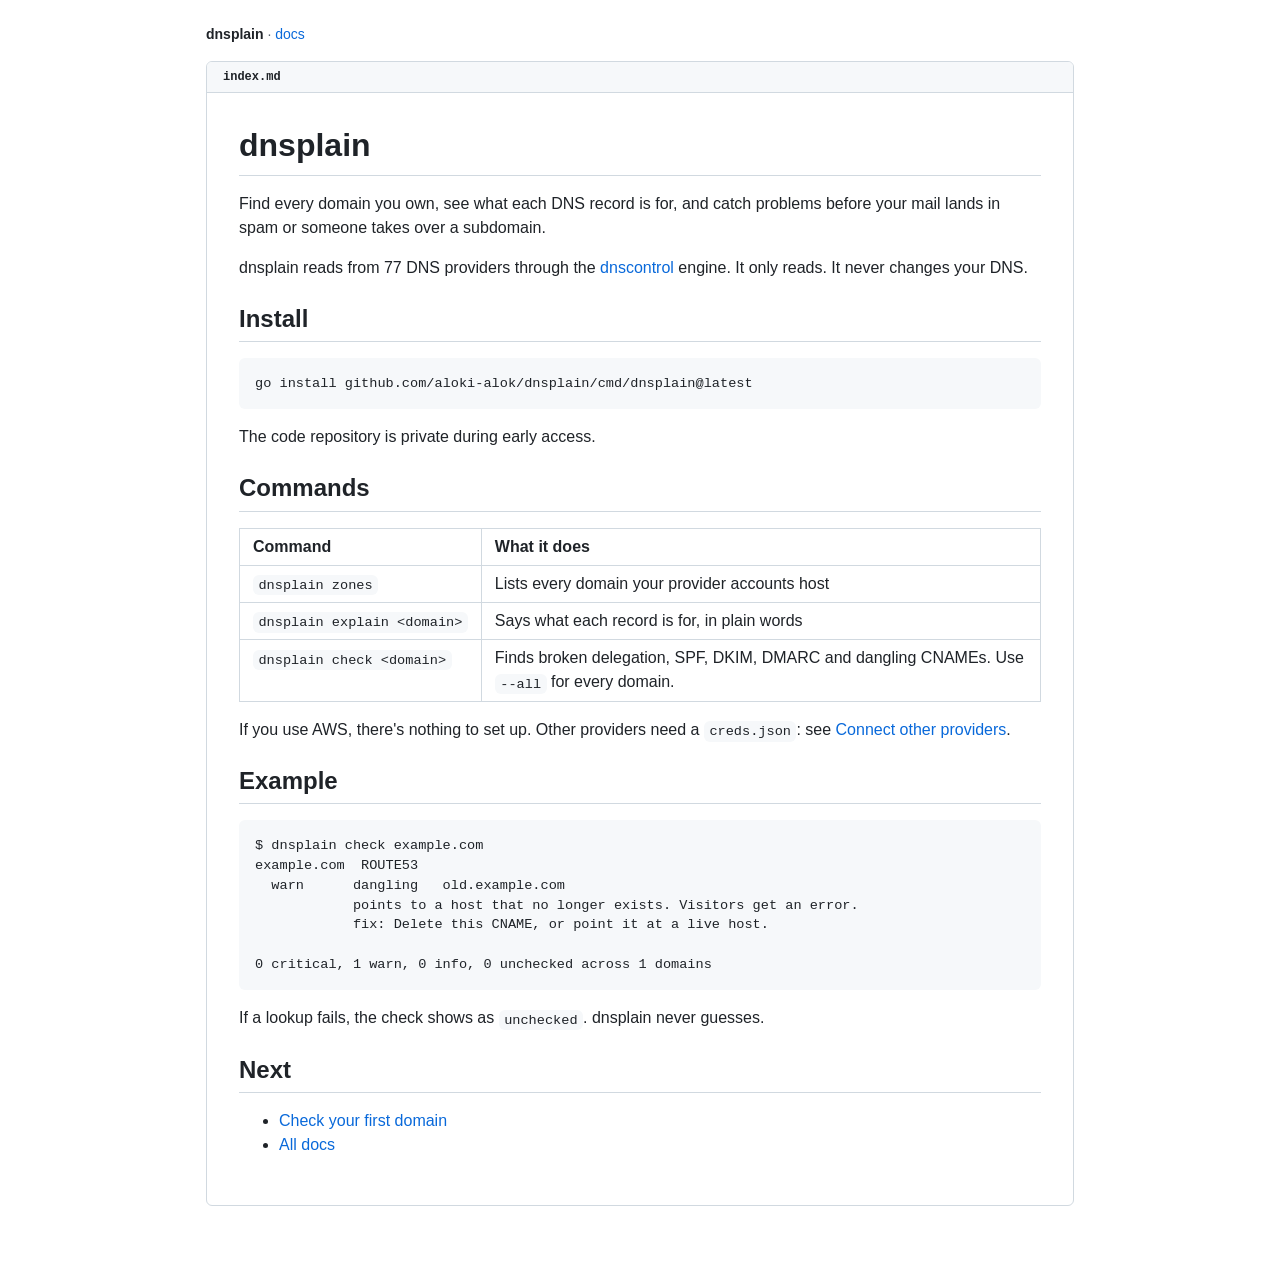
<file: index.html>
<!doctype html>
<html lang="en">
<head>
<meta charset="utf-8">
<meta name="viewport" content="width=device-width, initial-scale=1, viewport-fit=cover">
<title>dnsplain · dnsplain</title>
<link rel="stylesheet" href="./style.css">
</head>
<body>
<div class="wrap">
  <nav><a href="./"><b>dnsplain</b></a> · <a href="./docs/">docs</a></nav>
  <article>
    <div class="file">index.md</div>
    <div class="md">
<h1 id="dnsplain">dnsplain</h1>
<p>Find every domain you own, see what each DNS record is for, and catch
problems before your mail lands in spam or someone takes over a
subdomain.</p>
<p>dnsplain reads from 77 DNS providers through the <a
href="https://github.com/DNSControl/dnscontrol">dnscontrol</a> engine.
It only reads. It never changes your DNS.</p>
<h2 id="install">Install</h2>
<div class="sourceCode" id="cb1"><pre class="sourceCode sh"><code class="sourceCode bash"><span id="cb1-1"><a href="#cb1-1" aria-hidden="true" tabindex="-1"></a><span class="ex">go</span> install github.com/aloki-alok/dnsplain/cmd/dnsplain@latest</span></code></pre></div>
<p>The code repository is private during early access.</p>
<h2 id="commands">Commands</h2>
<table>
<thead>
<tr>
<th>Command</th>
<th>What it does</th>
</tr>
</thead>
<tbody>
<tr>
<td><code>dnsplain zones</code></td>
<td>Lists every domain your provider accounts host</td>
</tr>
<tr>
<td><code>dnsplain explain &lt;domain&gt;</code></td>
<td>Says what each record is for, in plain words</td>
</tr>
<tr>
<td><code>dnsplain check &lt;domain&gt;</code></td>
<td>Finds broken delegation, SPF, DKIM, DMARC and dangling CNAMEs. Use
<code>--all</code> for every domain.</td>
</tr>
</tbody>
</table>
<p>If you use AWS, there's nothing to set up. Other providers need a
<code>creds.json</code>: see <a
href="docs/how-to/connect-other-providers.html">Connect other
providers</a>.</p>
<h2 id="example">Example</h2>
<pre><code>$ dnsplain check example.com
example.com  ROUTE53
  warn      dangling   old.example.com
            points to a host that no longer exists. Visitors get an error.
            fix: Delete this CNAME, or point it at a live host.

0 critical, 1 warn, 0 info, 0 unchecked across 1 domains</code></pre>
<p>If a lookup fails, the check shows as <code>unchecked</code>.
dnsplain never guesses.</p>
<h2 id="next">Next</h2>
<ul>
<li><a href="docs/tutorial-first-check.html">Check your first
domain</a></li>
<li><a href="docs/index.html">All docs</a></li>
</ul>
    </div>
  </article>
</div>
</body>
</html>
</file>
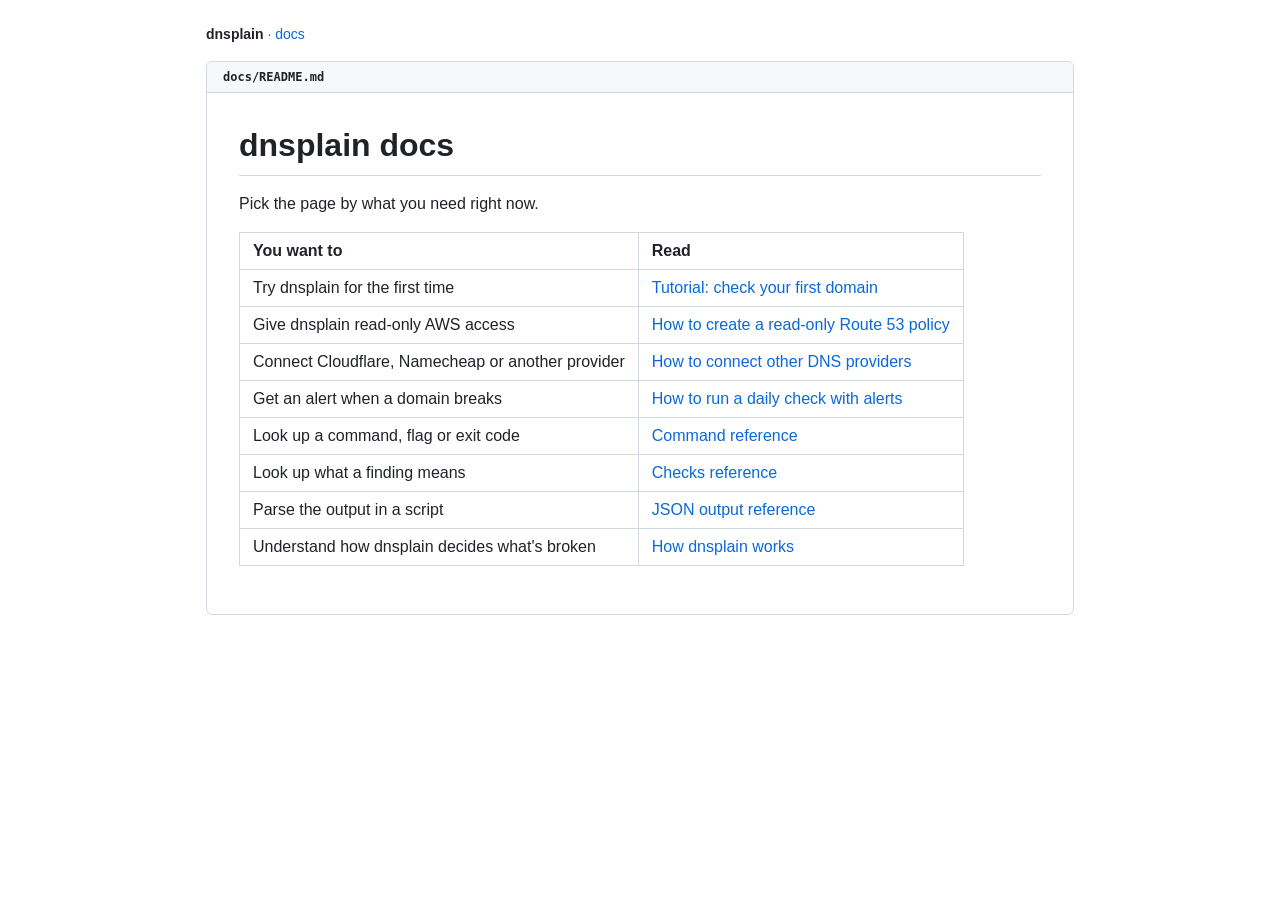
<file: docs/index.html>
<!doctype html>
<html lang="en">
<head>
<meta charset="utf-8">
<meta name="viewport" content="width=device-width, initial-scale=1, viewport-fit=cover">
<title>dnsplain docs · dnsplain</title>
<link rel="stylesheet" href="../style.css">
</head>
<body>
<div class="wrap">
  <nav><a href="../"><b>dnsplain</b></a> · <a href="../docs/">docs</a></nav>
  <article>
    <div class="file">docs/README.md</div>
    <div class="md">
<h1 id="dnsplain-docs">dnsplain docs</h1>
<p>Pick the page by what you need right now.</p>
<table>
<thead>
<tr>
<th>You want to</th>
<th>Read</th>
</tr>
</thead>
<tbody>
<tr>
<td>Try dnsplain for the first time</td>
<td><a href="tutorial-first-check.html">Tutorial: check your first
domain</a></td>
</tr>
<tr>
<td>Give dnsplain read-only AWS access</td>
<td><a href="how-to/read-only-aws-access.html">How to create a read-only
Route 53 policy</a></td>
</tr>
<tr>
<td>Connect Cloudflare, Namecheap or another provider</td>
<td><a href="how-to/connect-other-providers.html">How to connect other
DNS providers</a></td>
</tr>
<tr>
<td>Get an alert when a domain breaks</td>
<td><a href="how-to/daily-check-alerts.html">How to run a daily check
with alerts</a></td>
</tr>
<tr>
<td>Look up a command, flag or exit code</td>
<td><a href="reference/commands.html">Command reference</a></td>
</tr>
<tr>
<td>Look up what a finding means</td>
<td><a href="reference/checks.html">Checks reference</a></td>
</tr>
<tr>
<td>Parse the output in a script</td>
<td><a href="reference/json-output.html">JSON output reference</a></td>
</tr>
<tr>
<td>Understand how dnsplain decides what's broken</td>
<td><a href="explanation/how-dnsplain-works.html">How dnsplain
works</a></td>
</tr>
</tbody>
</table>
    </div>
  </article>
</div>
</body>
</html>
</file>
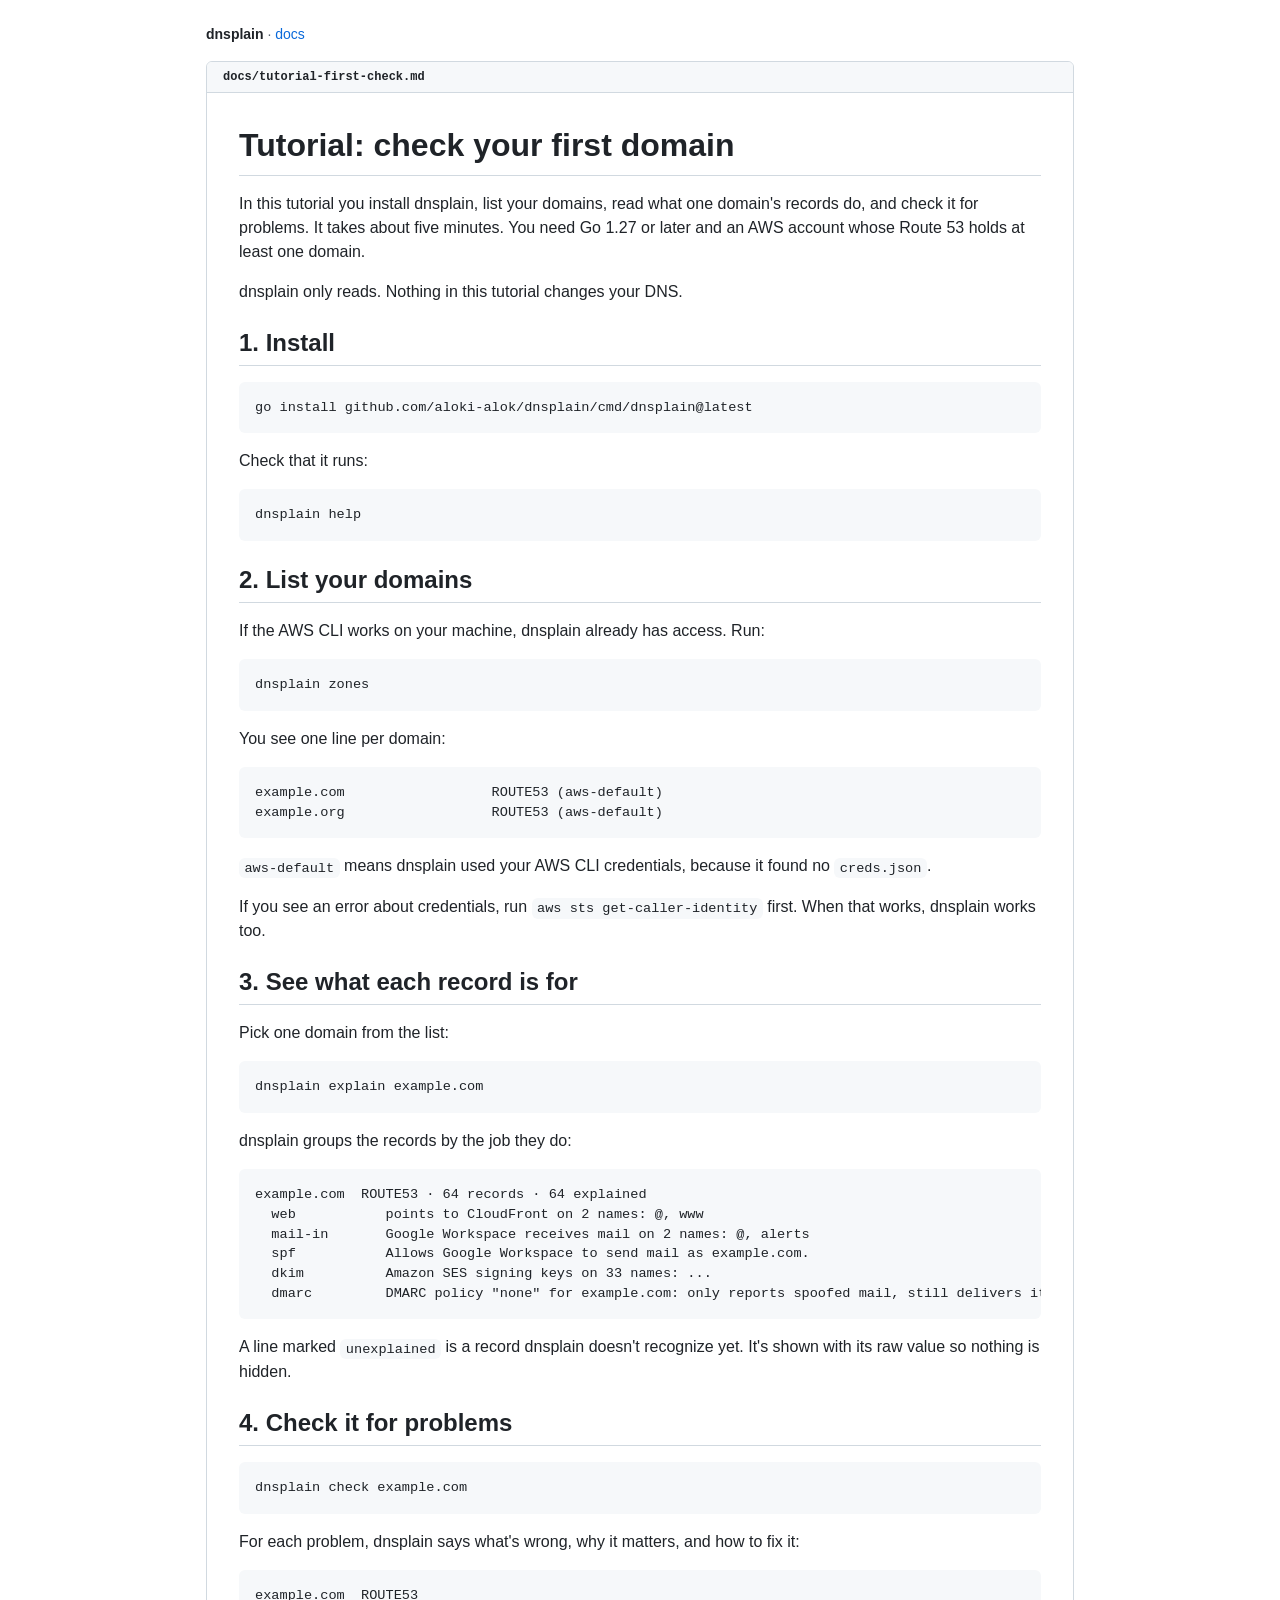
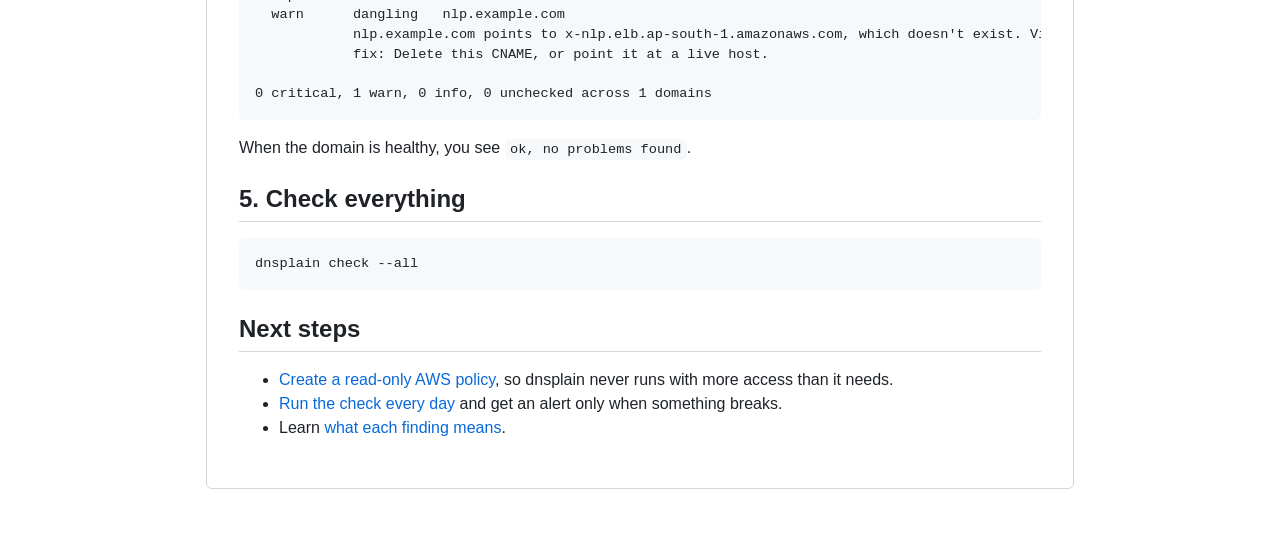
<file: docs/tutorial-first-check.html>
<!doctype html>
<html lang="en">
<head>
<meta charset="utf-8">
<meta name="viewport" content="width=device-width, initial-scale=1, viewport-fit=cover">
<title>Tutorial: check your first domain · dnsplain</title>
<link rel="stylesheet" href="../style.css">
</head>
<body>
<div class="wrap">
  <nav><a href="../"><b>dnsplain</b></a> · <a href="../docs/">docs</a></nav>
  <article>
    <div class="file">docs/tutorial-first-check.md</div>
    <div class="md">
<h1 id="tutorial-check-your-first-domain">Tutorial: check your first
domain</h1>
<p>In this tutorial you install dnsplain, list your domains, read what
one domain's records do, and check it for problems. It takes about five
minutes. You need Go 1.27 or later and an AWS account whose Route 53
holds at least one domain.</p>
<p>dnsplain only reads. Nothing in this tutorial changes your DNS.</p>
<h2 id="1-install">1. Install</h2>
<div class="sourceCode" id="cb1"><pre class="sourceCode sh"><code class="sourceCode bash"><span id="cb1-1"><a href="#cb1-1" aria-hidden="true" tabindex="-1"></a><span class="ex">go</span> install github.com/aloki-alok/dnsplain/cmd/dnsplain@latest</span></code></pre></div>
<p>Check that it runs:</p>
<div class="sourceCode" id="cb2"><pre class="sourceCode sh"><code class="sourceCode bash"><span id="cb2-1"><a href="#cb2-1" aria-hidden="true" tabindex="-1"></a><span class="ex">dnsplain</span> help</span></code></pre></div>
<h2 id="2-list-your-domains">2. List your domains</h2>
<p>If the AWS CLI works on your machine, dnsplain already has access.
Run:</p>
<div class="sourceCode" id="cb3"><pre class="sourceCode sh"><code class="sourceCode bash"><span id="cb3-1"><a href="#cb3-1" aria-hidden="true" tabindex="-1"></a><span class="ex">dnsplain</span> zones</span></code></pre></div>
<p>You see one line per domain:</p>
<pre><code>example.com                  ROUTE53 (aws-default)
example.org                  ROUTE53 (aws-default)</code></pre>
<p><code>aws-default</code> means dnsplain used your AWS CLI
credentials, because it found no <code>creds.json</code>.</p>
<p>If you see an error about credentials, run
<code>aws sts get-caller-identity</code> first. When that works,
dnsplain works too.</p>
<h2 id="3-see-what-each-record-is-for">3. See what each record is
for</h2>
<p>Pick one domain from the list:</p>
<div class="sourceCode" id="cb5"><pre class="sourceCode sh"><code class="sourceCode bash"><span id="cb5-1"><a href="#cb5-1" aria-hidden="true" tabindex="-1"></a><span class="ex">dnsplain</span> explain example.com</span></code></pre></div>
<p>dnsplain groups the records by the job they do:</p>
<pre><code>example.com  ROUTE53 · 64 records · 64 explained
  web           points to CloudFront on 2 names: @, www
  mail-in       Google Workspace receives mail on 2 names: @, alerts
  spf           Allows Google Workspace to send mail as example.com.
  dkim          Amazon SES signing keys on 33 names: ...
  dmarc         DMARC policy &quot;none&quot; for example.com: only reports spoofed mail, still delivers it.</code></pre>
<p>A line marked <code>unexplained</code> is a record dnsplain doesn't
recognize yet. It's shown with its raw value so nothing is hidden.</p>
<h2 id="4-check-it-for-problems">4. Check it for problems</h2>
<div class="sourceCode" id="cb7"><pre class="sourceCode sh"><code class="sourceCode bash"><span id="cb7-1"><a href="#cb7-1" aria-hidden="true" tabindex="-1"></a><span class="ex">dnsplain</span> check example.com</span></code></pre></div>
<p>For each problem, dnsplain says what's wrong, why it matters, and how
to fix it:</p>
<pre><code>example.com  ROUTE53
  warn      dangling   nlp.example.com
            nlp.example.com points to x-nlp.elb.ap-south-1.amazonaws.com, which doesn&#39;t exist. Visitors get an error.
            fix: Delete this CNAME, or point it at a live host.

0 critical, 1 warn, 0 info, 0 unchecked across 1 domains</code></pre>
<p>When the domain is healthy, you see
<code>ok, no problems found</code>.</p>
<h2 id="5-check-everything">5. Check everything</h2>
<div class="sourceCode" id="cb9"><pre class="sourceCode sh"><code class="sourceCode bash"><span id="cb9-1"><a href="#cb9-1" aria-hidden="true" tabindex="-1"></a><span class="ex">dnsplain</span> check <span class="at">--all</span></span></code></pre></div>
<h2 id="next-steps">Next steps</h2>
<ul>
<li><a href="how-to/read-only-aws-access.html">Create a read-only AWS
policy</a>, so dnsplain never runs with more access than it needs.</li>
<li><a href="how-to/daily-check-alerts.html">Run the check every day</a>
and get an alert only when something breaks.</li>
<li>Learn <a href="reference/checks.html">what each finding
means</a>.</li>
</ul>
    </div>
  </article>
</div>
</body>
</html>
</file>
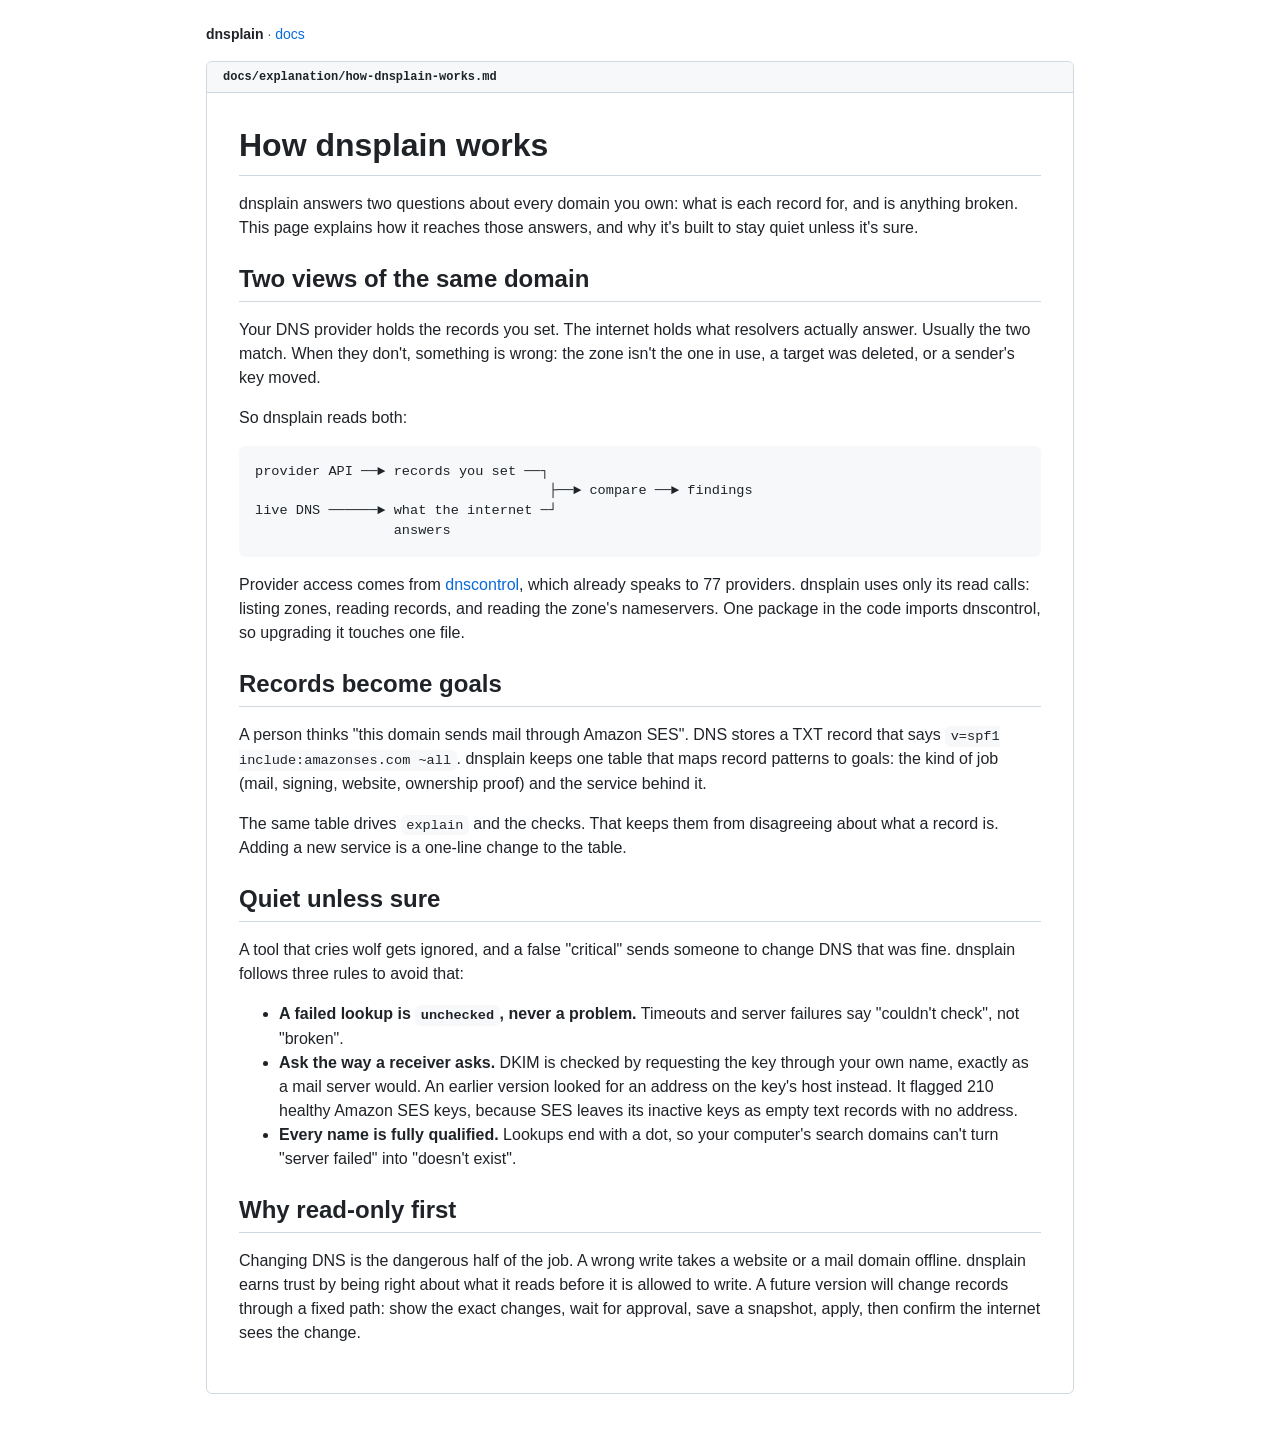
<file: docs/explanation/how-dnsplain-works.html>
<!doctype html>
<html lang="en">
<head>
<meta charset="utf-8">
<meta name="viewport" content="width=device-width, initial-scale=1, viewport-fit=cover">
<title>How dnsplain works · dnsplain</title>
<link rel="stylesheet" href="../../style.css">
</head>
<body>
<div class="wrap">
  <nav><a href="../../"><b>dnsplain</b></a> · <a href="../../docs/">docs</a></nav>
  <article>
    <div class="file">docs/explanation/how-dnsplain-works.md</div>
    <div class="md">
<h1 id="how-dnsplain-works">How dnsplain works</h1>
<p>dnsplain answers two questions about every domain you own: what is
each record for, and is anything broken. This page explains how it
reaches those answers, and why it's built to stay quiet unless it's
sure.</p>
<h2 id="two-views-of-the-same-domain">Two views of the same domain</h2>
<p>Your DNS provider holds the records you set. The internet holds what
resolvers actually answer. Usually the two match. When they don't,
something is wrong: the zone isn't the one in use, a target was deleted,
or a sender's key moved.</p>
<p>So dnsplain reads both:</p>
<pre><code>provider API ──► records you set ──┐
                                    ├──► compare ──► findings
live DNS ──────► what the internet ─┘
                 answers</code></pre>
<p>Provider access comes from <a
href="https://github.com/DNSControl/dnscontrol">dnscontrol</a>, which
already speaks to 77 providers. dnsplain uses only its read calls:
listing zones, reading records, and reading the zone's nameservers. One
package in the code imports dnscontrol, so upgrading it touches one
file.</p>
<h2 id="records-become-goals">Records become goals</h2>
<p>A person thinks "this domain sends mail through Amazon SES". DNS
stores a TXT record that says
<code>v=spf1 include:amazonses.com ~all</code>. dnsplain keeps one table
that maps record patterns to goals: the kind of job (mail, signing,
website, ownership proof) and the service behind it.</p>
<p>The same table drives <code>explain</code> and the checks. That keeps
them from disagreeing about what a record is. Adding a new service is a
one-line change to the table.</p>
<h2 id="quiet-unless-sure">Quiet unless sure</h2>
<p>A tool that cries wolf gets ignored, and a false "critical" sends
someone to change DNS that was fine. dnsplain follows three rules to
avoid that:</p>
<ul>
<li><strong>A failed lookup is <code>unchecked</code>, never a
problem.</strong> Timeouts and server failures say "couldn't check", not
"broken".</li>
<li><strong>Ask the way a receiver asks.</strong> DKIM is checked by
requesting the key through your own name, exactly as a mail server
would. An earlier version looked for an address on the key's host
instead. It flagged 210 healthy Amazon SES keys, because SES leaves its
inactive keys as empty text records with no address.</li>
<li><strong>Every name is fully qualified.</strong> Lookups end with a
dot, so your computer's search domains can't turn "server failed" into
"doesn't exist".</li>
</ul>
<h2 id="why-read-only-first">Why read-only first</h2>
<p>Changing DNS is the dangerous half of the job. A wrong write takes a
website or a mail domain offline. dnsplain earns trust by being right
about what it reads before it is allowed to write. A future version will
change records through a fixed path: show the exact changes, wait for
approval, save a snapshot, apply, then confirm the internet sees the
change.</p>
    </div>
  </article>
</div>
</body>
</html>
</file>
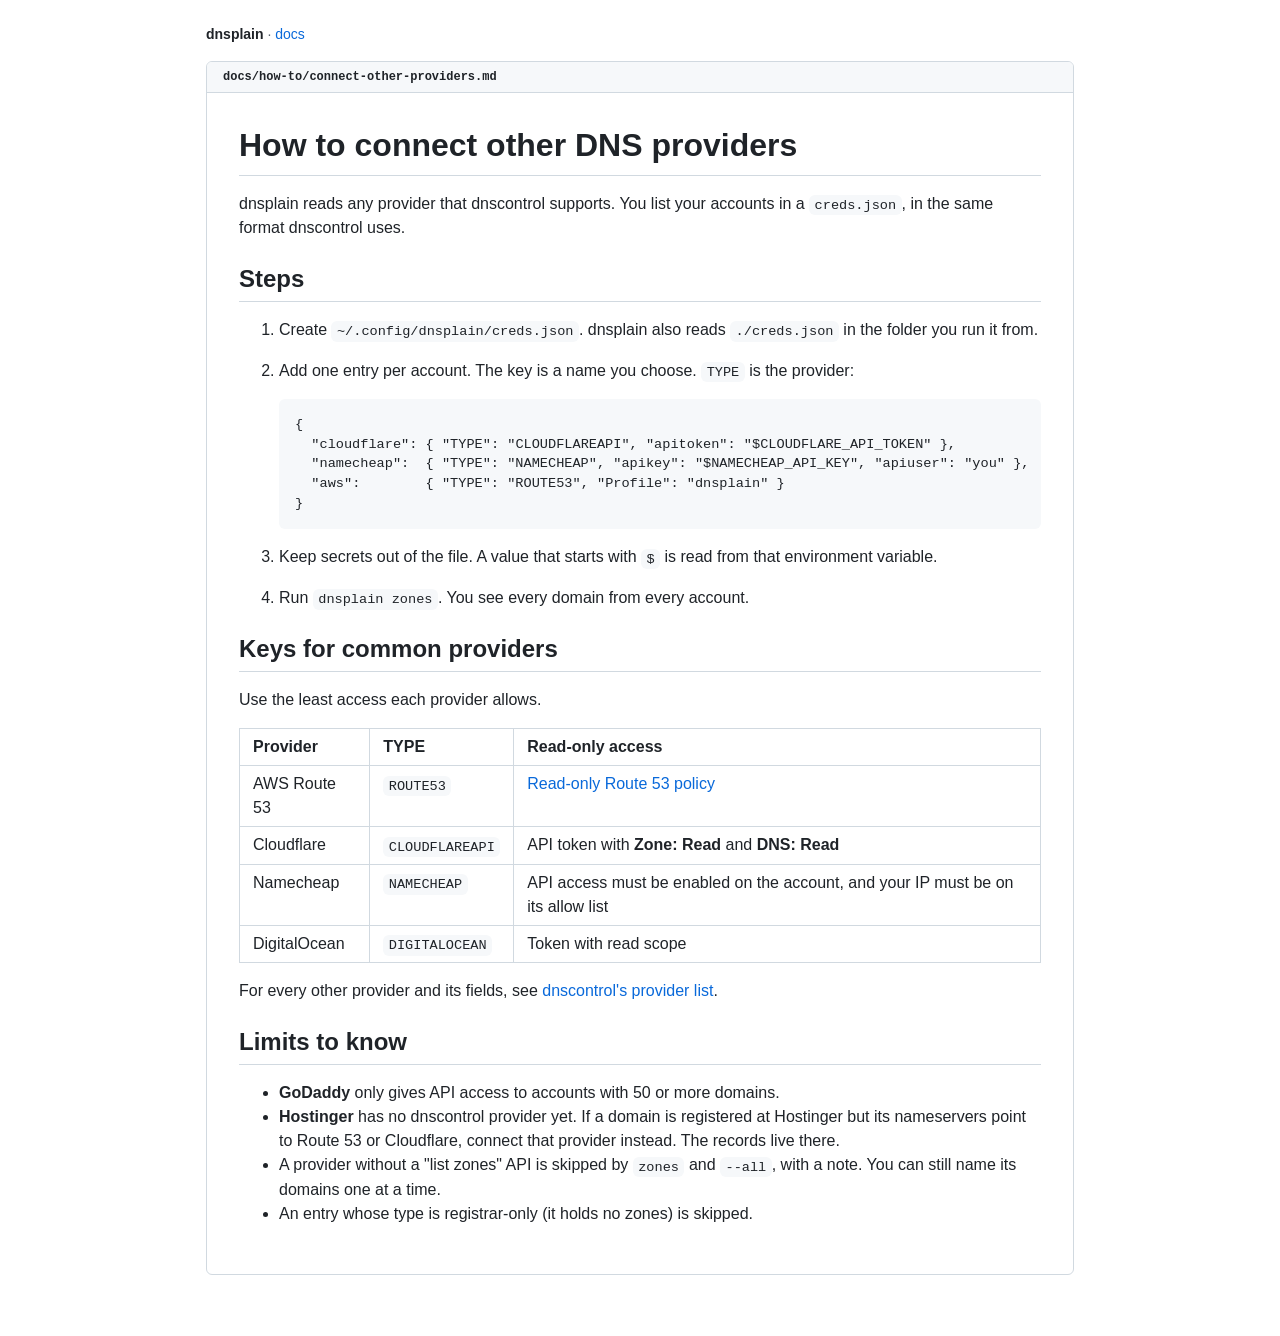
<file: docs/how-to/connect-other-providers.html>
<!doctype html>
<html lang="en">
<head>
<meta charset="utf-8">
<meta name="viewport" content="width=device-width, initial-scale=1, viewport-fit=cover">
<title>How to connect other DNS providers · dnsplain</title>
<link rel="stylesheet" href="../../style.css">
</head>
<body>
<div class="wrap">
  <nav><a href="../../"><b>dnsplain</b></a> · <a href="../../docs/">docs</a></nav>
  <article>
    <div class="file">docs/how-to/connect-other-providers.md</div>
    <div class="md">
<h1 id="how-to-connect-other-dns-providers">How to connect other DNS
providers</h1>
<p>dnsplain reads any provider that dnscontrol supports. You list your
accounts in a <code>creds.json</code>, in the same format dnscontrol
uses.</p>
<h2 id="steps">Steps</h2>
<ol type="1">
<li><p>Create <code>~/.config/dnsplain/creds.json</code>. dnsplain also
reads <code>./creds.json</code> in the folder you run it from.</p></li>
<li><p>Add one entry per account. The key is a name you choose.
<code>TYPE</code> is the provider:</p>
<div class="sourceCode" id="cb1"><pre
class="sourceCode json"><code class="sourceCode json"><span id="cb1-1"><a href="#cb1-1" aria-hidden="true" tabindex="-1"></a><span class="fu">{</span></span>
<span id="cb1-2"><a href="#cb1-2" aria-hidden="true" tabindex="-1"></a>  <span class="dt">&quot;cloudflare&quot;</span><span class="fu">:</span> <span class="fu">{</span> <span class="dt">&quot;TYPE&quot;</span><span class="fu">:</span> <span class="st">&quot;CLOUDFLAREAPI&quot;</span><span class="fu">,</span> <span class="dt">&quot;apitoken&quot;</span><span class="fu">:</span> <span class="st">&quot;$CLOUDFLARE_API_TOKEN&quot;</span> <span class="fu">},</span></span>
<span id="cb1-3"><a href="#cb1-3" aria-hidden="true" tabindex="-1"></a>  <span class="dt">&quot;namecheap&quot;</span><span class="fu">:</span>  <span class="fu">{</span> <span class="dt">&quot;TYPE&quot;</span><span class="fu">:</span> <span class="st">&quot;NAMECHEAP&quot;</span><span class="fu">,</span> <span class="dt">&quot;apikey&quot;</span><span class="fu">:</span> <span class="st">&quot;$NAMECHEAP_API_KEY&quot;</span><span class="fu">,</span> <span class="dt">&quot;apiuser&quot;</span><span class="fu">:</span> <span class="st">&quot;you&quot;</span> <span class="fu">},</span></span>
<span id="cb1-4"><a href="#cb1-4" aria-hidden="true" tabindex="-1"></a>  <span class="dt">&quot;aws&quot;</span><span class="fu">:</span>        <span class="fu">{</span> <span class="dt">&quot;TYPE&quot;</span><span class="fu">:</span> <span class="st">&quot;ROUTE53&quot;</span><span class="fu">,</span> <span class="dt">&quot;Profile&quot;</span><span class="fu">:</span> <span class="st">&quot;dnsplain&quot;</span> <span class="fu">}</span></span>
<span id="cb1-5"><a href="#cb1-5" aria-hidden="true" tabindex="-1"></a><span class="fu">}</span></span></code></pre></div></li>
<li><p>Keep secrets out of the file. A value that starts with
<code>$</code> is read from that environment variable.</p></li>
<li><p>Run <code>dnsplain zones</code>. You see every domain from every
account.</p></li>
</ol>
<h2 id="keys-for-common-providers">Keys for common providers</h2>
<p>Use the least access each provider allows.</p>
<table>
<thead>
<tr>
<th>Provider</th>
<th>TYPE</th>
<th>Read-only access</th>
</tr>
</thead>
<tbody>
<tr>
<td>AWS Route 53</td>
<td><code>ROUTE53</code></td>
<td><a href="read-only-aws-access.html">Read-only Route 53
policy</a></td>
</tr>
<tr>
<td>Cloudflare</td>
<td><code>CLOUDFLAREAPI</code></td>
<td>API token with <strong>Zone: Read</strong> and <strong>DNS:
Read</strong></td>
</tr>
<tr>
<td>Namecheap</td>
<td><code>NAMECHEAP</code></td>
<td>API access must be enabled on the account, and your IP must be on
its allow list</td>
</tr>
<tr>
<td>DigitalOcean</td>
<td><code>DIGITALOCEAN</code></td>
<td>Token with read scope</td>
</tr>
</tbody>
</table>
<p>For every other provider and its fields, see <a
href="https://docs.dnscontrol.org/provider/index">dnscontrol's provider
list</a>.</p>
<h2 id="limits-to-know">Limits to know</h2>
<ul>
<li><strong>GoDaddy</strong> only gives API access to accounts with 50
or more domains.</li>
<li><strong>Hostinger</strong> has no dnscontrol provider yet. If a
domain is registered at Hostinger but its nameservers point to Route 53
or Cloudflare, connect that provider instead. The records live
there.</li>
<li>A provider without a "list zones" API is skipped by
<code>zones</code> and <code>--all</code>, with a note. You can still
name its domains one at a time.</li>
<li>An entry whose type is registrar-only (it holds no zones) is
skipped.</li>
</ul>
    </div>
  </article>
</div>
</body>
</html>
</file>
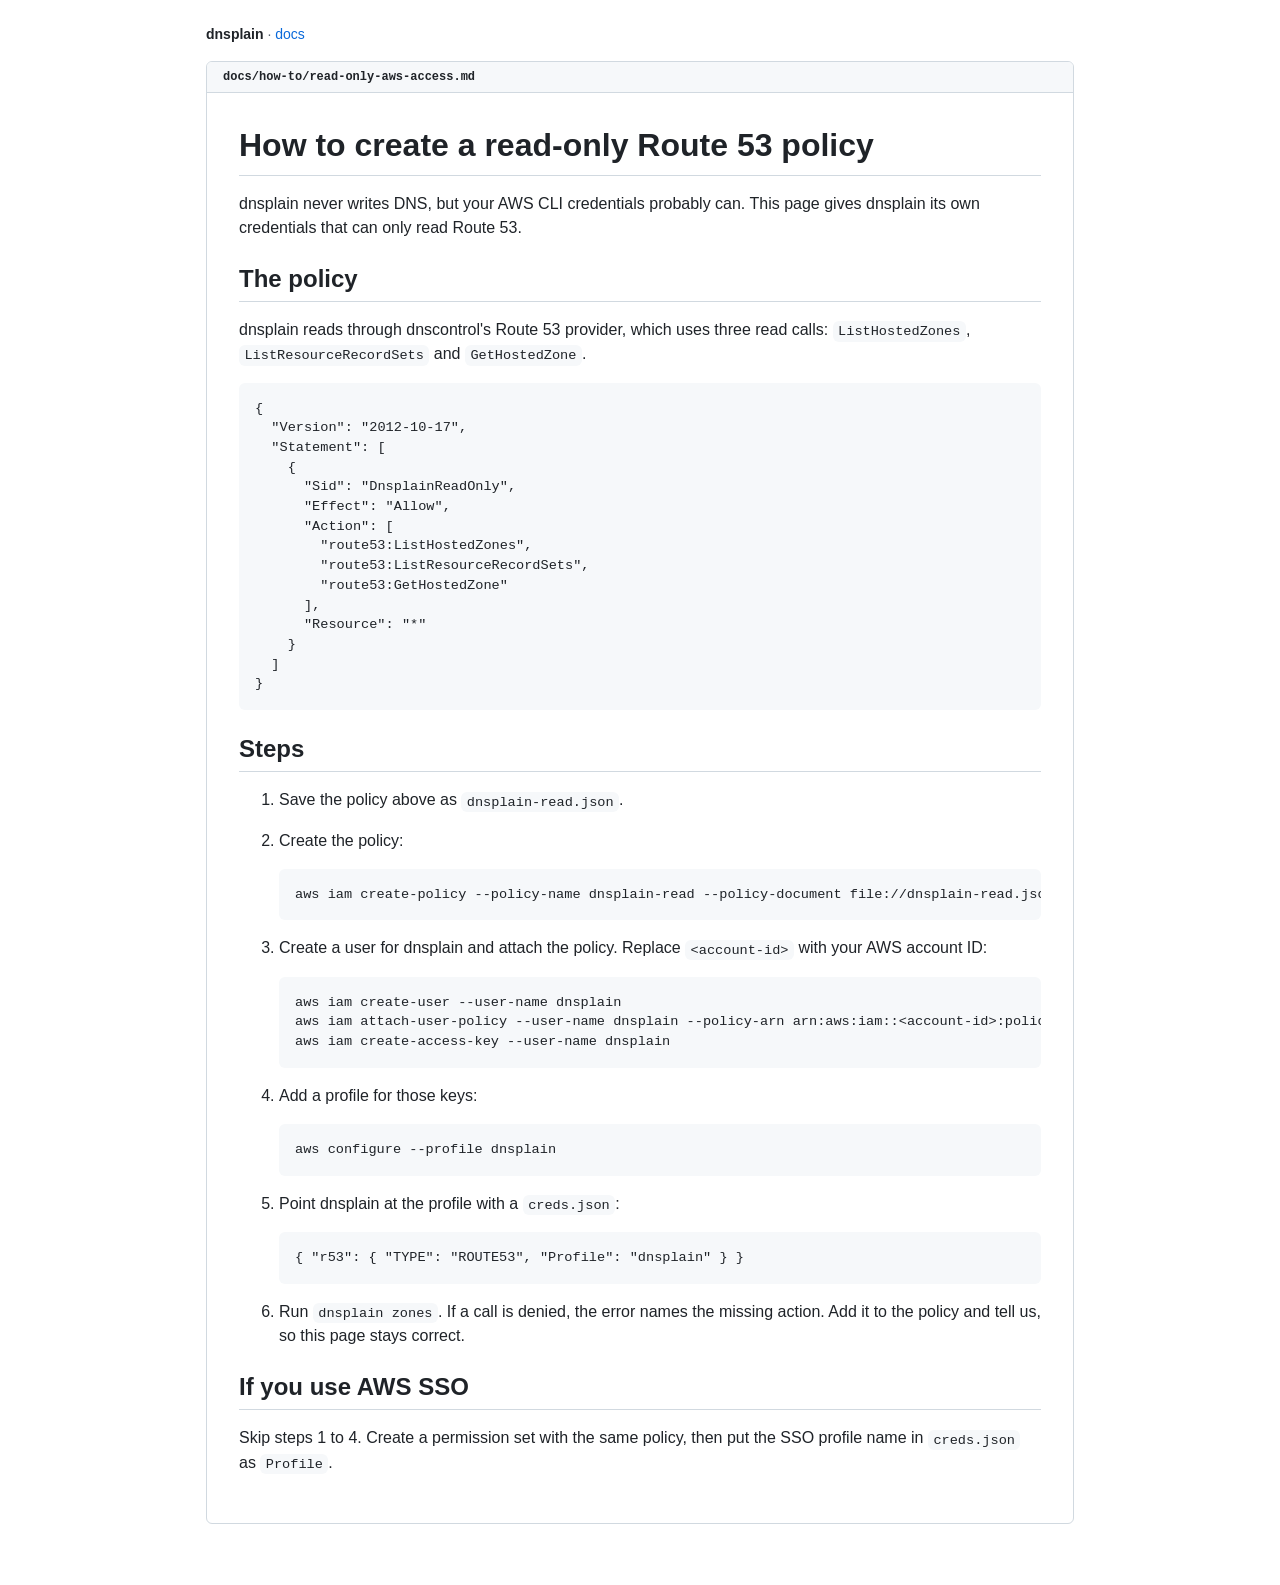
<file: docs/how-to/read-only-aws-access.html>
<!doctype html>
<html lang="en">
<head>
<meta charset="utf-8">
<meta name="viewport" content="width=device-width, initial-scale=1, viewport-fit=cover">
<title>How to create a read-only Route 53 policy · dnsplain</title>
<link rel="stylesheet" href="../../style.css">
</head>
<body>
<div class="wrap">
  <nav><a href="../../"><b>dnsplain</b></a> · <a href="../../docs/">docs</a></nav>
  <article>
    <div class="file">docs/how-to/read-only-aws-access.md</div>
    <div class="md">
<h1 id="how-to-create-a-read-only-route-53-policy">How to create a
read-only Route 53 policy</h1>
<p>dnsplain never writes DNS, but your AWS CLI credentials probably can.
This page gives dnsplain its own credentials that can only read Route
53.</p>
<h2 id="the-policy">The policy</h2>
<p>dnsplain reads through dnscontrol's Route 53 provider, which uses
three read calls: <code>ListHostedZones</code>,
<code>ListResourceRecordSets</code> and <code>GetHostedZone</code>.</p>
<div class="sourceCode" id="cb1"><pre
class="sourceCode json"><code class="sourceCode json"><span id="cb1-1"><a href="#cb1-1" aria-hidden="true" tabindex="-1"></a><span class="fu">{</span></span>
<span id="cb1-2"><a href="#cb1-2" aria-hidden="true" tabindex="-1"></a>  <span class="dt">&quot;Version&quot;</span><span class="fu">:</span> <span class="st">&quot;2012-10-17&quot;</span><span class="fu">,</span></span>
<span id="cb1-3"><a href="#cb1-3" aria-hidden="true" tabindex="-1"></a>  <span class="dt">&quot;Statement&quot;</span><span class="fu">:</span> <span class="ot">[</span></span>
<span id="cb1-4"><a href="#cb1-4" aria-hidden="true" tabindex="-1"></a>    <span class="fu">{</span></span>
<span id="cb1-5"><a href="#cb1-5" aria-hidden="true" tabindex="-1"></a>      <span class="dt">&quot;Sid&quot;</span><span class="fu">:</span> <span class="st">&quot;DnsplainReadOnly&quot;</span><span class="fu">,</span></span>
<span id="cb1-6"><a href="#cb1-6" aria-hidden="true" tabindex="-1"></a>      <span class="dt">&quot;Effect&quot;</span><span class="fu">:</span> <span class="st">&quot;Allow&quot;</span><span class="fu">,</span></span>
<span id="cb1-7"><a href="#cb1-7" aria-hidden="true" tabindex="-1"></a>      <span class="dt">&quot;Action&quot;</span><span class="fu">:</span> <span class="ot">[</span></span>
<span id="cb1-8"><a href="#cb1-8" aria-hidden="true" tabindex="-1"></a>        <span class="st">&quot;route53:ListHostedZones&quot;</span><span class="ot">,</span></span>
<span id="cb1-9"><a href="#cb1-9" aria-hidden="true" tabindex="-1"></a>        <span class="st">&quot;route53:ListResourceRecordSets&quot;</span><span class="ot">,</span></span>
<span id="cb1-10"><a href="#cb1-10" aria-hidden="true" tabindex="-1"></a>        <span class="st">&quot;route53:GetHostedZone&quot;</span></span>
<span id="cb1-11"><a href="#cb1-11" aria-hidden="true" tabindex="-1"></a>      <span class="ot">]</span><span class="fu">,</span></span>
<span id="cb1-12"><a href="#cb1-12" aria-hidden="true" tabindex="-1"></a>      <span class="dt">&quot;Resource&quot;</span><span class="fu">:</span> <span class="st">&quot;*&quot;</span></span>
<span id="cb1-13"><a href="#cb1-13" aria-hidden="true" tabindex="-1"></a>    <span class="fu">}</span></span>
<span id="cb1-14"><a href="#cb1-14" aria-hidden="true" tabindex="-1"></a>  <span class="ot">]</span></span>
<span id="cb1-15"><a href="#cb1-15" aria-hidden="true" tabindex="-1"></a><span class="fu">}</span></span></code></pre></div>
<h2 id="steps">Steps</h2>
<ol type="1">
<li><p>Save the policy above as
<code>dnsplain-read.json</code>.</p></li>
<li><p>Create the policy:</p>
<div class="sourceCode" id="cb2"><pre
class="sourceCode sh"><code class="sourceCode bash"><span id="cb2-1"><a href="#cb2-1" aria-hidden="true" tabindex="-1"></a><span class="ex">aws</span> iam create-policy <span class="at">--policy-name</span> dnsplain-read <span class="at">--policy-document</span> file://dnsplain-read.json</span></code></pre></div></li>
<li><p>Create a user for dnsplain and attach the policy. Replace
<code>&lt;account-id&gt;</code> with your AWS account ID:</p>
<div class="sourceCode" id="cb3"><pre
class="sourceCode sh"><code class="sourceCode bash"><span id="cb3-1"><a href="#cb3-1" aria-hidden="true" tabindex="-1"></a><span class="ex">aws</span> iam create-user <span class="at">--user-name</span> dnsplain</span>
<span id="cb3-2"><a href="#cb3-2" aria-hidden="true" tabindex="-1"></a><span class="ex">aws</span> iam attach-user-policy <span class="at">--user-name</span> dnsplain <span class="at">--policy-arn</span> arn:aws:iam::<span class="op">&lt;</span>account-id<span class="op">&gt;</span>:policy/dnsplain-read</span>
<span id="cb3-3"><a href="#cb3-3" aria-hidden="true" tabindex="-1"></a><span class="ex">aws</span> iam create-access-key <span class="at">--user-name</span> dnsplain</span></code></pre></div></li>
<li><p>Add a profile for those keys:</p>
<div class="sourceCode" id="cb4"><pre
class="sourceCode sh"><code class="sourceCode bash"><span id="cb4-1"><a href="#cb4-1" aria-hidden="true" tabindex="-1"></a><span class="ex">aws</span> configure <span class="at">--profile</span> dnsplain</span></code></pre></div></li>
<li><p>Point dnsplain at the profile with a <code>creds.json</code>:</p>
<div class="sourceCode" id="cb5"><pre
class="sourceCode json"><code class="sourceCode json"><span id="cb5-1"><a href="#cb5-1" aria-hidden="true" tabindex="-1"></a><span class="fu">{</span> <span class="dt">&quot;r53&quot;</span><span class="fu">:</span> <span class="fu">{</span> <span class="dt">&quot;TYPE&quot;</span><span class="fu">:</span> <span class="st">&quot;ROUTE53&quot;</span><span class="fu">,</span> <span class="dt">&quot;Profile&quot;</span><span class="fu">:</span> <span class="st">&quot;dnsplain&quot;</span> <span class="fu">}</span> <span class="fu">}</span></span></code></pre></div></li>
<li><p>Run <code>dnsplain zones</code>. If a call is denied, the error
names the missing action. Add it to the policy and tell us, so this page
stays correct.</p></li>
</ol>
<h2 id="if-you-use-aws-sso">If you use AWS SSO</h2>
<p>Skip steps 1 to 4. Create a permission set with the same policy, then
put the SSO profile name in <code>creds.json</code> as
<code>Profile</code>.</p>
    </div>
  </article>
</div>
</body>
</html>
</file>
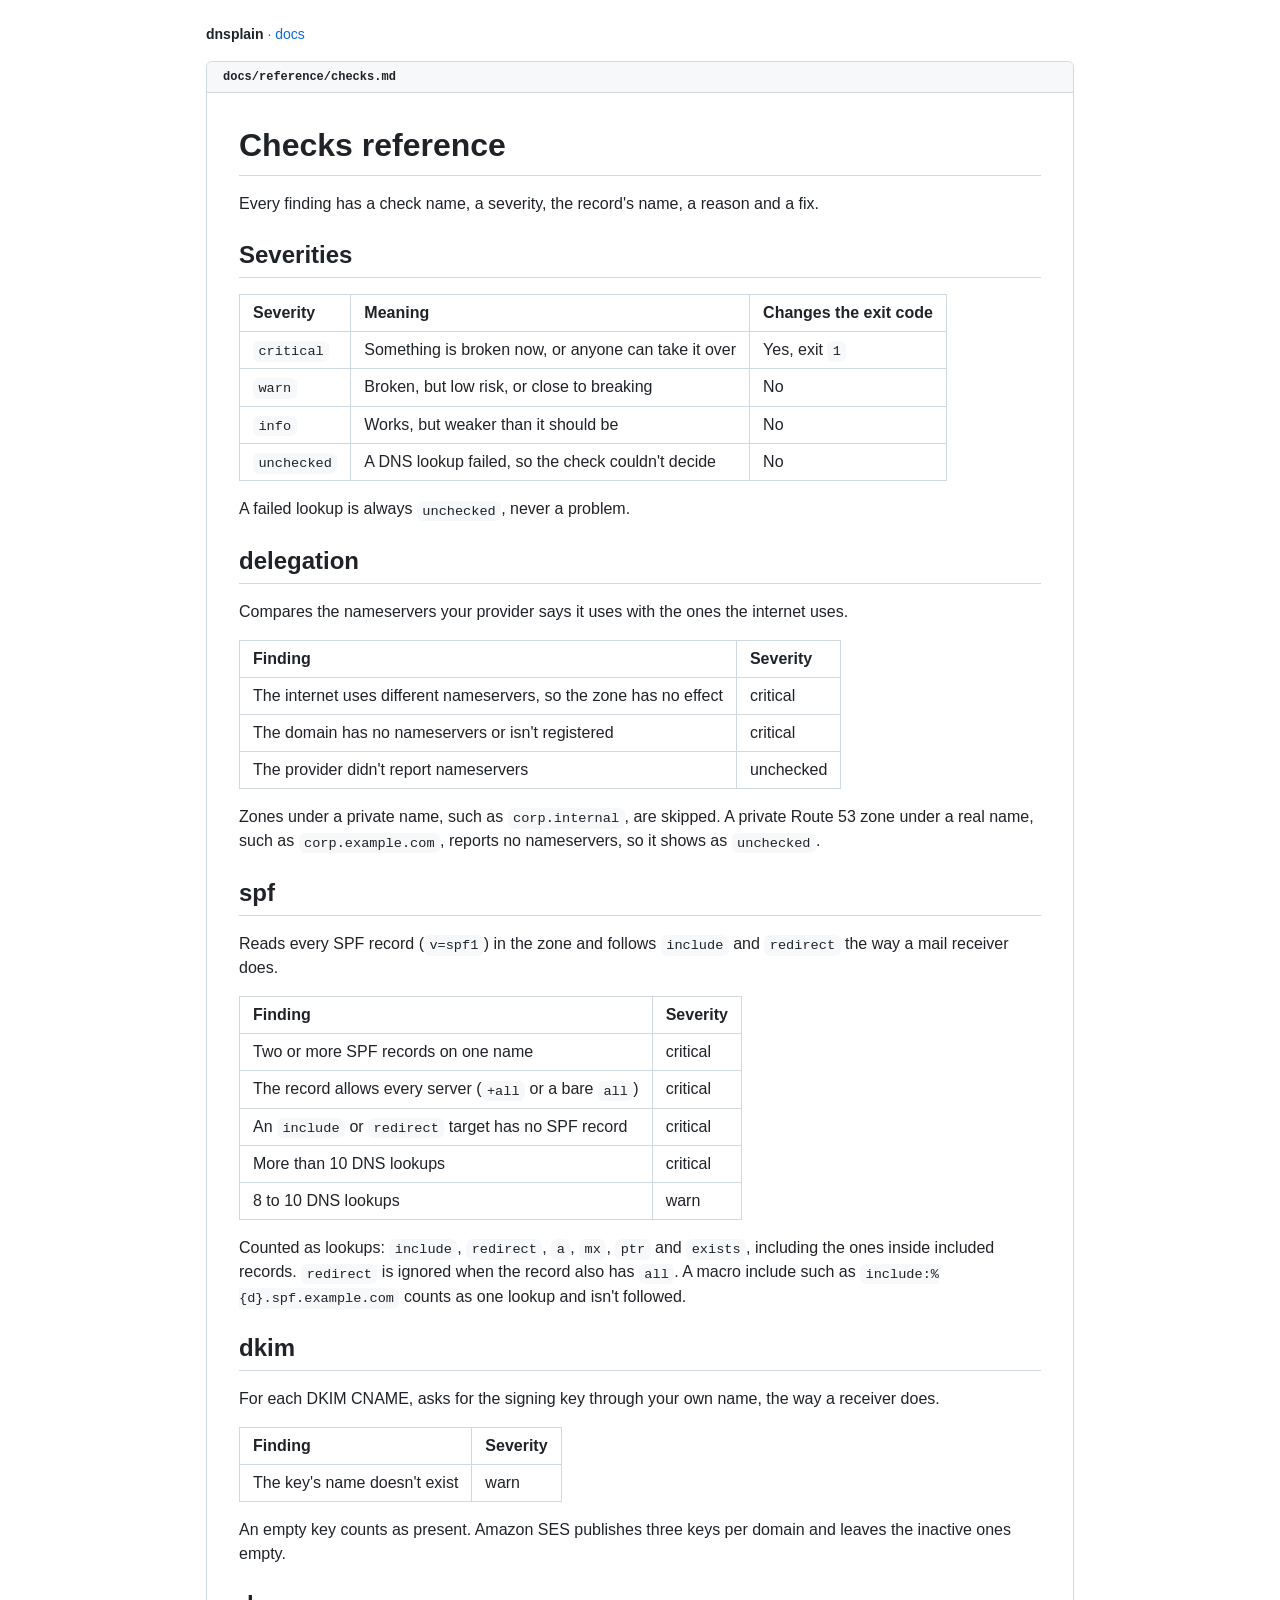
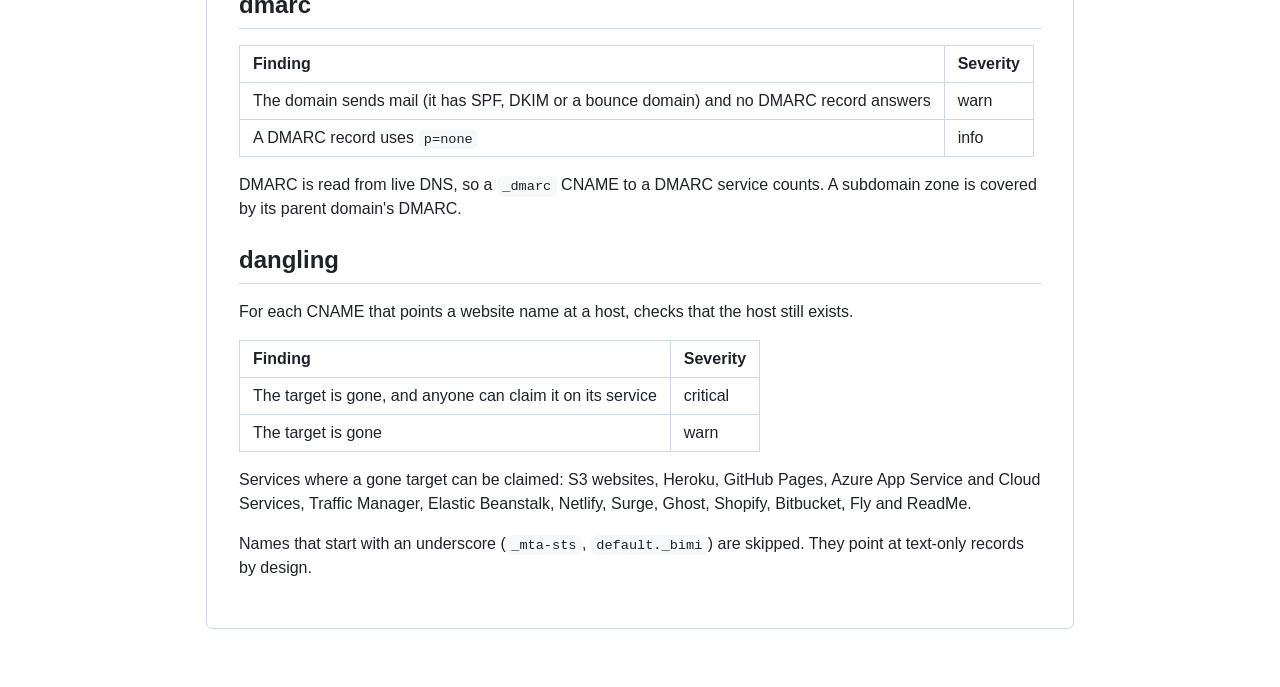
<file: docs/reference/checks.html>
<!doctype html>
<html lang="en">
<head>
<meta charset="utf-8">
<meta name="viewport" content="width=device-width, initial-scale=1, viewport-fit=cover">
<title>Checks reference · dnsplain</title>
<link rel="stylesheet" href="../../style.css">
</head>
<body>
<div class="wrap">
  <nav><a href="../../"><b>dnsplain</b></a> · <a href="../../docs/">docs</a></nav>
  <article>
    <div class="file">docs/reference/checks.md</div>
    <div class="md">
<h1 id="checks-reference">Checks reference</h1>
<p>Every finding has a check name, a severity, the record's name, a
reason and a fix.</p>
<h2 id="severities">Severities</h2>
<table>
<thead>
<tr>
<th>Severity</th>
<th>Meaning</th>
<th>Changes the exit code</th>
</tr>
</thead>
<tbody>
<tr>
<td><code>critical</code></td>
<td>Something is broken now, or anyone can take it over</td>
<td>Yes, exit <code>1</code></td>
</tr>
<tr>
<td><code>warn</code></td>
<td>Broken, but low risk, or close to breaking</td>
<td>No</td>
</tr>
<tr>
<td><code>info</code></td>
<td>Works, but weaker than it should be</td>
<td>No</td>
</tr>
<tr>
<td><code>unchecked</code></td>
<td>A DNS lookup failed, so the check couldn't decide</td>
<td>No</td>
</tr>
</tbody>
</table>
<p>A failed lookup is always <code>unchecked</code>, never a
problem.</p>
<h2 id="delegation">delegation</h2>
<p>Compares the nameservers your provider says it uses with the ones the
internet uses.</p>
<table>
<thead>
<tr>
<th>Finding</th>
<th>Severity</th>
</tr>
</thead>
<tbody>
<tr>
<td>The internet uses different nameservers, so the zone has no
effect</td>
<td>critical</td>
</tr>
<tr>
<td>The domain has no nameservers or isn't registered</td>
<td>critical</td>
</tr>
<tr>
<td>The provider didn't report nameservers</td>
<td>unchecked</td>
</tr>
</tbody>
</table>
<p>Zones under a private name, such as <code>corp.internal</code>, are
skipped. A private Route 53 zone under a real name, such as
<code>corp.example.com</code>, reports no nameservers, so it shows as
<code>unchecked</code>.</p>
<h2 id="spf">spf</h2>
<p>Reads every SPF record (<code>v=spf1</code>) in the zone and follows
<code>include</code> and <code>redirect</code> the way a mail receiver
does.</p>
<table>
<thead>
<tr>
<th>Finding</th>
<th>Severity</th>
</tr>
</thead>
<tbody>
<tr>
<td>Two or more SPF records on one name</td>
<td>critical</td>
</tr>
<tr>
<td>The record allows every server (<code>+all</code> or a bare
<code>all</code>)</td>
<td>critical</td>
</tr>
<tr>
<td>An <code>include</code> or <code>redirect</code> target has no SPF
record</td>
<td>critical</td>
</tr>
<tr>
<td>More than 10 DNS lookups</td>
<td>critical</td>
</tr>
<tr>
<td>8 to 10 DNS lookups</td>
<td>warn</td>
</tr>
</tbody>
</table>
<p>Counted as lookups: <code>include</code>, <code>redirect</code>,
<code>a</code>, <code>mx</code>, <code>ptr</code> and
<code>exists</code>, including the ones inside included records.
<code>redirect</code> is ignored when the record also has
<code>all</code>. A macro include such as
<code>include:%{d}.spf.example.com</code> counts as one lookup and isn't
followed.</p>
<h2 id="dkim">dkim</h2>
<p>For each DKIM CNAME, asks for the signing key through your own name,
the way a receiver does.</p>
<table>
<thead>
<tr>
<th>Finding</th>
<th>Severity</th>
</tr>
</thead>
<tbody>
<tr>
<td>The key's name doesn't exist</td>
<td>warn</td>
</tr>
</tbody>
</table>
<p>An empty key counts as present. Amazon SES publishes three keys per
domain and leaves the inactive ones empty.</p>
<h2 id="dmarc">dmarc</h2>
<table>
<thead>
<tr>
<th>Finding</th>
<th>Severity</th>
</tr>
</thead>
<tbody>
<tr>
<td>The domain sends mail (it has SPF, DKIM or a bounce domain) and no
DMARC record answers</td>
<td>warn</td>
</tr>
<tr>
<td>A DMARC record uses <code>p=none</code></td>
<td>info</td>
</tr>
</tbody>
</table>
<p>DMARC is read from live DNS, so a <code>_dmarc</code> CNAME to a
DMARC service counts. A subdomain zone is covered by its parent domain's
DMARC.</p>
<h2 id="dangling">dangling</h2>
<p>For each CNAME that points a website name at a host, checks that the
host still exists.</p>
<table>
<thead>
<tr>
<th>Finding</th>
<th>Severity</th>
</tr>
</thead>
<tbody>
<tr>
<td>The target is gone, and anyone can claim it on its service</td>
<td>critical</td>
</tr>
<tr>
<td>The target is gone</td>
<td>warn</td>
</tr>
</tbody>
</table>
<p>Services where a gone target can be claimed: S3 websites, Heroku,
GitHub Pages, Azure App Service and Cloud Services, Traffic Manager,
Elastic Beanstalk, Netlify, Surge, Ghost, Shopify, Bitbucket, Fly and
ReadMe.</p>
<p>Names that start with an underscore (<code>_mta-sts</code>,
<code>default._bimi</code>) are skipped. They point at text-only records
by design.</p>
    </div>
  </article>
</div>
</body>
</html>
</file>
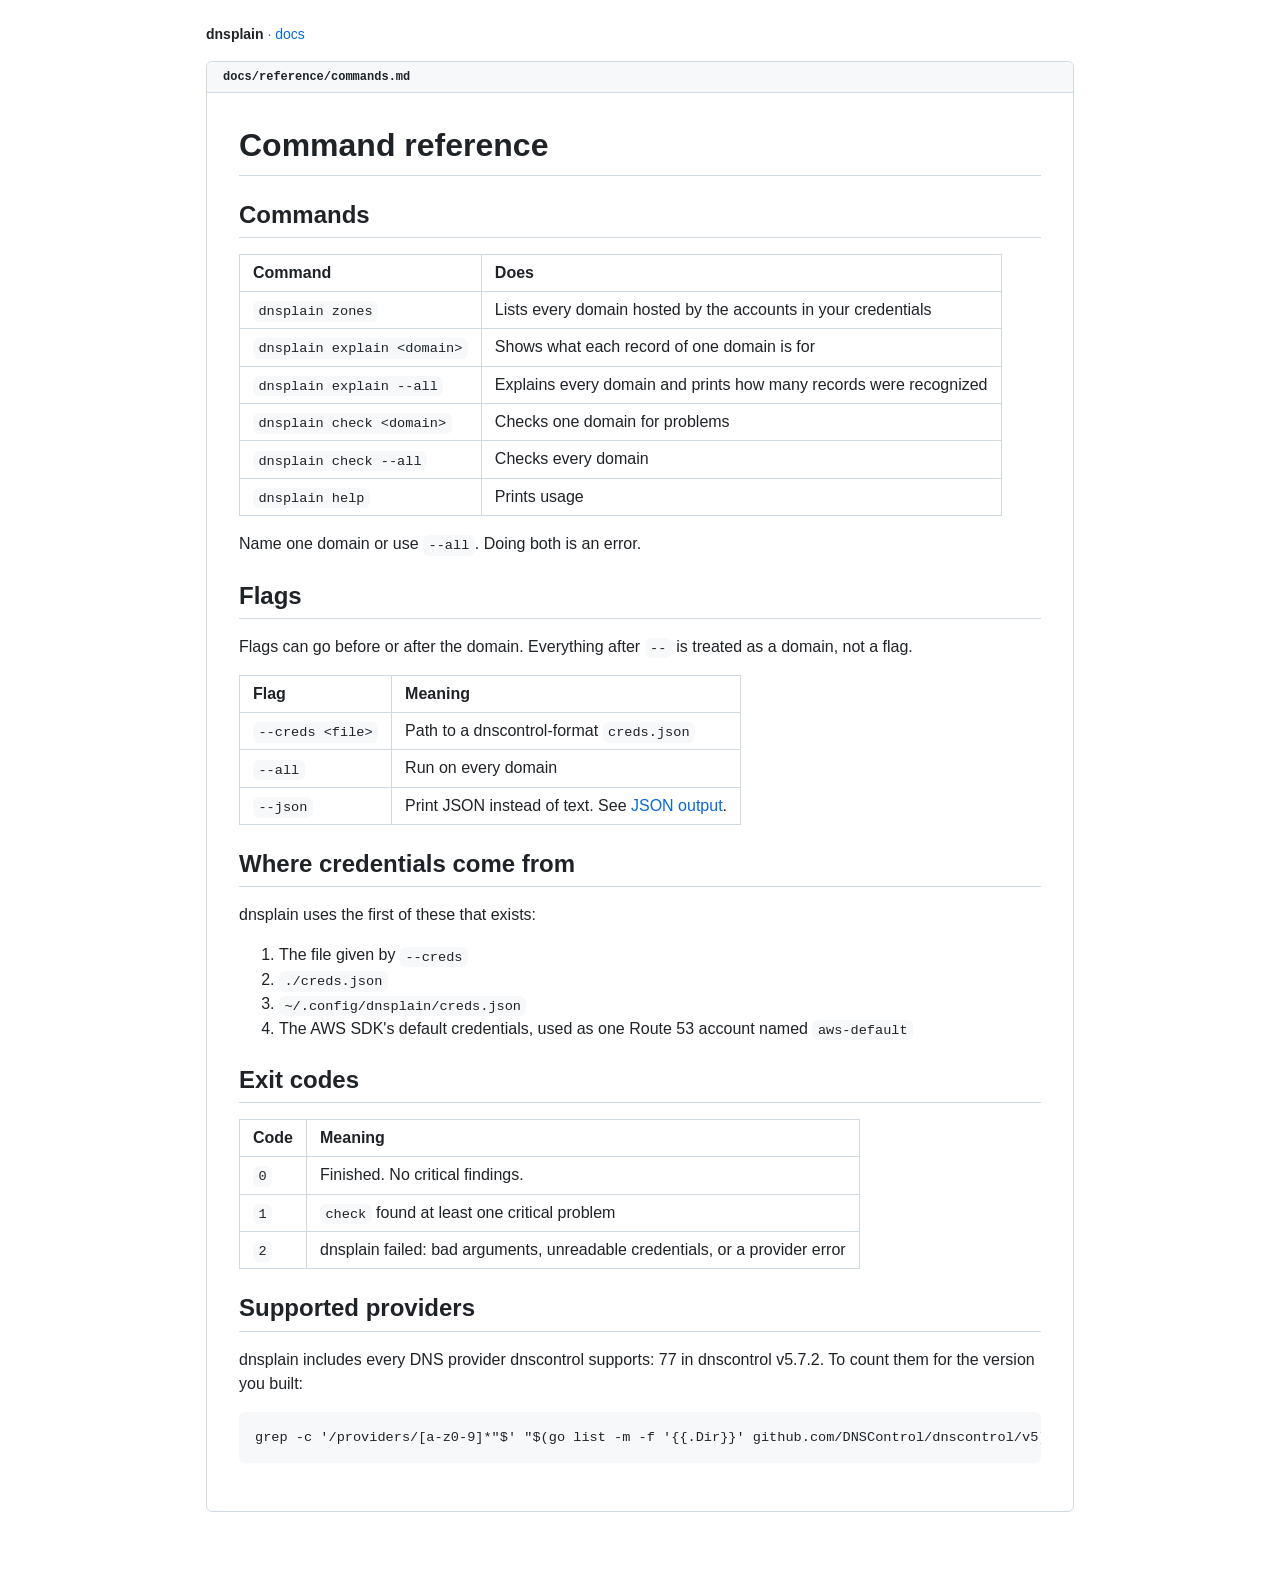
<file: docs/reference/commands.html>
<!doctype html>
<html lang="en">
<head>
<meta charset="utf-8">
<meta name="viewport" content="width=device-width, initial-scale=1, viewport-fit=cover">
<title>Command reference · dnsplain</title>
<link rel="stylesheet" href="../../style.css">
</head>
<body>
<div class="wrap">
  <nav><a href="../../"><b>dnsplain</b></a> · <a href="../../docs/">docs</a></nav>
  <article>
    <div class="file">docs/reference/commands.md</div>
    <div class="md">
<h1 id="command-reference">Command reference</h1>
<h2 id="commands">Commands</h2>
<table>
<thead>
<tr>
<th>Command</th>
<th>Does</th>
</tr>
</thead>
<tbody>
<tr>
<td><code>dnsplain zones</code></td>
<td>Lists every domain hosted by the accounts in your credentials</td>
</tr>
<tr>
<td><code>dnsplain explain &lt;domain&gt;</code></td>
<td>Shows what each record of one domain is for</td>
</tr>
<tr>
<td><code>dnsplain explain --all</code></td>
<td>Explains every domain and prints how many records were
recognized</td>
</tr>
<tr>
<td><code>dnsplain check &lt;domain&gt;</code></td>
<td>Checks one domain for problems</td>
</tr>
<tr>
<td><code>dnsplain check --all</code></td>
<td>Checks every domain</td>
</tr>
<tr>
<td><code>dnsplain help</code></td>
<td>Prints usage</td>
</tr>
</tbody>
</table>
<p>Name one domain or use <code>--all</code>. Doing both is an
error.</p>
<h2 id="flags">Flags</h2>
<p>Flags can go before or after the domain. Everything after
<code>--</code> is treated as a domain, not a flag.</p>
<table>
<thead>
<tr>
<th>Flag</th>
<th>Meaning</th>
</tr>
</thead>
<tbody>
<tr>
<td><code>--creds &lt;file&gt;</code></td>
<td>Path to a dnscontrol-format <code>creds.json</code></td>
</tr>
<tr>
<td><code>--all</code></td>
<td>Run on every domain</td>
</tr>
<tr>
<td><code>--json</code></td>
<td>Print JSON instead of text. See <a href="json-output.html">JSON
output</a>.</td>
</tr>
</tbody>
</table>
<h2 id="where-credentials-come-from">Where credentials come from</h2>
<p>dnsplain uses the first of these that exists:</p>
<ol type="1">
<li>The file given by <code>--creds</code></li>
<li><code>./creds.json</code></li>
<li><code>~/.config/dnsplain/creds.json</code></li>
<li>The AWS SDK's default credentials, used as one Route 53 account
named <code>aws-default</code></li>
</ol>
<h2 id="exit-codes">Exit codes</h2>
<table>
<thead>
<tr>
<th>Code</th>
<th>Meaning</th>
</tr>
</thead>
<tbody>
<tr>
<td><code>0</code></td>
<td>Finished. No critical findings.</td>
</tr>
<tr>
<td><code>1</code></td>
<td><code>check</code> found at least one critical problem</td>
</tr>
<tr>
<td><code>2</code></td>
<td>dnsplain failed: bad arguments, unreadable credentials, or a
provider error</td>
</tr>
</tbody>
</table>
<h2 id="supported-providers">Supported providers</h2>
<p>dnsplain includes every DNS provider dnscontrol supports: 77 in
dnscontrol v5.7.2. To count them for the version you built:</p>
<div class="sourceCode" id="cb1"><pre class="sourceCode sh"><code class="sourceCode bash"><span id="cb1-1"><a href="#cb1-1" aria-hidden="true" tabindex="-1"></a><span class="fu">grep</span> <span class="at">-c</span> <span class="st">&#39;/providers/[a-z0-9]*&quot;$&#39;</span> <span class="st">&quot;</span><span class="va">$(</span><span class="ex">go</span> list <span class="at">-m</span> <span class="at">-f</span> <span class="st">&#39;{{.Dir}}&#39;</span> github.com/DNSControl/dnscontrol/v5<span class="va">)</span><span class="st">/pkg/providers/_all/all.go&quot;</span></span></code></pre></div>
    </div>
  </article>
</div>
</body>
</html>
</file>
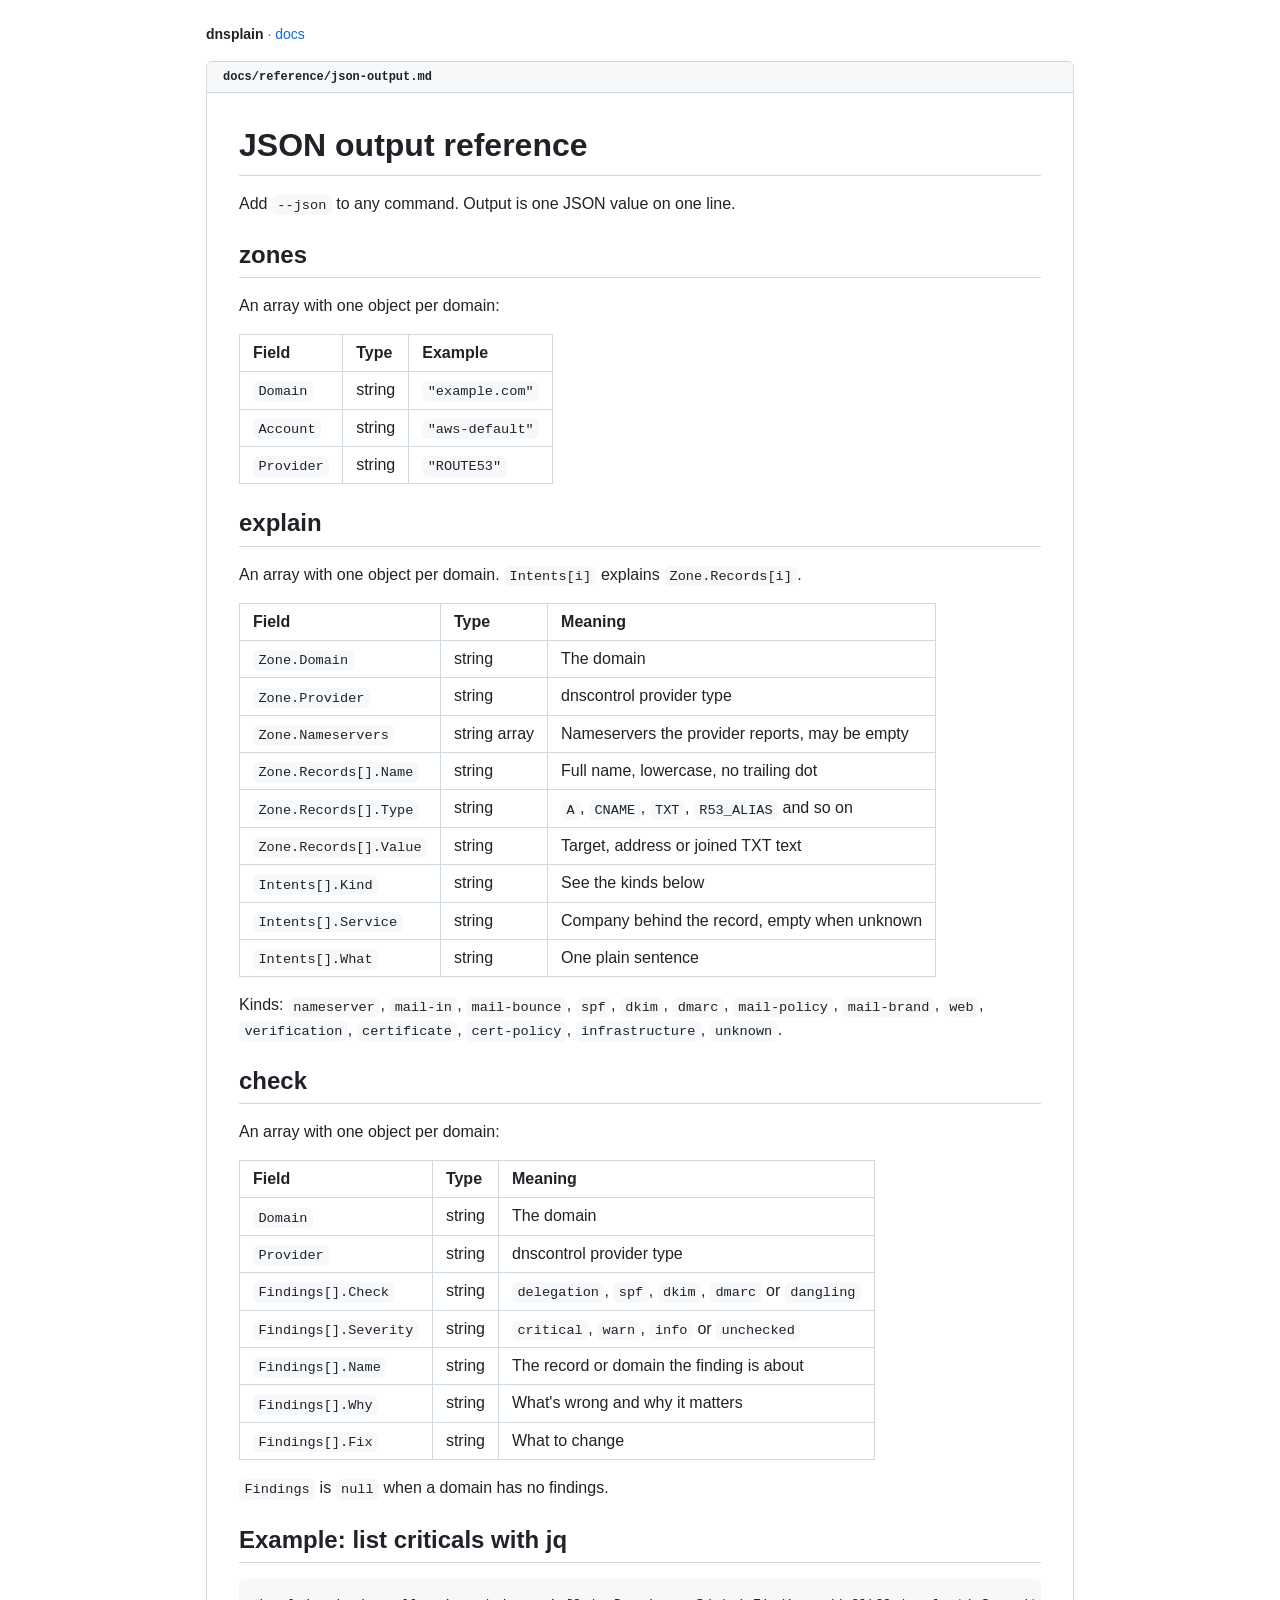
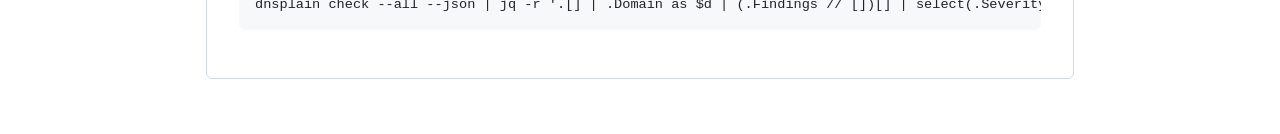
<file: docs/reference/json-output.html>
<!doctype html>
<html lang="en">
<head>
<meta charset="utf-8">
<meta name="viewport" content="width=device-width, initial-scale=1, viewport-fit=cover">
<title>JSON output reference · dnsplain</title>
<link rel="stylesheet" href="../../style.css">
</head>
<body>
<div class="wrap">
  <nav><a href="../../"><b>dnsplain</b></a> · <a href="../../docs/">docs</a></nav>
  <article>
    <div class="file">docs/reference/json-output.md</div>
    <div class="md">
<h1 id="json-output-reference">JSON output reference</h1>
<p>Add <code>--json</code> to any command. Output is one JSON value on
one line.</p>
<h2 id="zones">zones</h2>
<p>An array with one object per domain:</p>
<table>
<thead>
<tr>
<th>Field</th>
<th>Type</th>
<th>Example</th>
</tr>
</thead>
<tbody>
<tr>
<td><code>Domain</code></td>
<td>string</td>
<td><code>"example.com"</code></td>
</tr>
<tr>
<td><code>Account</code></td>
<td>string</td>
<td><code>"aws-default"</code></td>
</tr>
<tr>
<td><code>Provider</code></td>
<td>string</td>
<td><code>"ROUTE53"</code></td>
</tr>
</tbody>
</table>
<h2 id="explain">explain</h2>
<p>An array with one object per domain. <code>Intents[i]</code> explains
<code>Zone.Records[i]</code>.</p>
<table>
<thead>
<tr>
<th>Field</th>
<th>Type</th>
<th>Meaning</th>
</tr>
</thead>
<tbody>
<tr>
<td><code>Zone.Domain</code></td>
<td>string</td>
<td>The domain</td>
</tr>
<tr>
<td><code>Zone.Provider</code></td>
<td>string</td>
<td>dnscontrol provider type</td>
</tr>
<tr>
<td><code>Zone.Nameservers</code></td>
<td>string array</td>
<td>Nameservers the provider reports, may be empty</td>
</tr>
<tr>
<td><code>Zone.Records[].Name</code></td>
<td>string</td>
<td>Full name, lowercase, no trailing dot</td>
</tr>
<tr>
<td><code>Zone.Records[].Type</code></td>
<td>string</td>
<td><code>A</code>, <code>CNAME</code>, <code>TXT</code>,
<code>R53_ALIAS</code> and so on</td>
</tr>
<tr>
<td><code>Zone.Records[].Value</code></td>
<td>string</td>
<td>Target, address or joined TXT text</td>
</tr>
<tr>
<td><code>Intents[].Kind</code></td>
<td>string</td>
<td>See the kinds below</td>
</tr>
<tr>
<td><code>Intents[].Service</code></td>
<td>string</td>
<td>Company behind the record, empty when unknown</td>
</tr>
<tr>
<td><code>Intents[].What</code></td>
<td>string</td>
<td>One plain sentence</td>
</tr>
</tbody>
</table>
<p>Kinds: <code>nameserver</code>, <code>mail-in</code>,
<code>mail-bounce</code>, <code>spf</code>, <code>dkim</code>,
<code>dmarc</code>, <code>mail-policy</code>, <code>mail-brand</code>,
<code>web</code>, <code>verification</code>, <code>certificate</code>,
<code>cert-policy</code>, <code>infrastructure</code>,
<code>unknown</code>.</p>
<h2 id="check">check</h2>
<p>An array with one object per domain:</p>
<table>
<thead>
<tr>
<th>Field</th>
<th>Type</th>
<th>Meaning</th>
</tr>
</thead>
<tbody>
<tr>
<td><code>Domain</code></td>
<td>string</td>
<td>The domain</td>
</tr>
<tr>
<td><code>Provider</code></td>
<td>string</td>
<td>dnscontrol provider type</td>
</tr>
<tr>
<td><code>Findings[].Check</code></td>
<td>string</td>
<td><code>delegation</code>, <code>spf</code>, <code>dkim</code>,
<code>dmarc</code> or <code>dangling</code></td>
</tr>
<tr>
<td><code>Findings[].Severity</code></td>
<td>string</td>
<td><code>critical</code>, <code>warn</code>, <code>info</code> or
<code>unchecked</code></td>
</tr>
<tr>
<td><code>Findings[].Name</code></td>
<td>string</td>
<td>The record or domain the finding is about</td>
</tr>
<tr>
<td><code>Findings[].Why</code></td>
<td>string</td>
<td>What's wrong and why it matters</td>
</tr>
<tr>
<td><code>Findings[].Fix</code></td>
<td>string</td>
<td>What to change</td>
</tr>
</tbody>
</table>
<p><code>Findings</code> is <code>null</code> when a domain has no
findings.</p>
<h2 id="example-list-criticals-with-jq">Example: list criticals with
jq</h2>
<div class="sourceCode" id="cb1"><pre class="sourceCode sh"><code class="sourceCode bash"><span id="cb1-1"><a href="#cb1-1" aria-hidden="true" tabindex="-1"></a><span class="ex">dnsplain</span> check <span class="at">--all</span> <span class="at">--json</span> <span class="kw">|</span> <span class="ex">jq</span> <span class="at">-r</span> <span class="st">&#39;.[] | .Domain as $d | (.Findings // [])[] | select(.Severity==&quot;critical&quot;) | &quot;\($d) \(.Check) \(.Name)&quot;&#39;</span></span></code></pre></div>
    </div>
  </article>
</div>
</body>
</html>
</file>
<file: style.css>
/* dnsplain site: one gist-style file box per page, GitHub markdown look. */
:root {
  --bg: #ffffff; --box: #ffffff; --head: #f6f8fa; --ink: #1f2328; --muted: #59636e; --rule: #d1d9e0; --accent: #0969da; --code: #f6f8fa;
  --sans: -apple-system, BlinkMacSystemFont, "Segoe UI", "Noto Sans", Helvetica, Arial, sans-serif;
  --mono: ui-monospace, SFMono-Regular, "SF Mono", Menlo, Consolas, monospace;
}
@media (prefers-color-scheme: dark) { :root {
  --bg: #0d1117; --box: #0d1117; --head: #151b23; --ink: #f0f6fc; --muted: #9198a1; --rule: #3d444d; --accent: #4493f8; --code: #151b23;
  color-scheme: dark; } }
* { box-sizing: border-box; }
html { -webkit-text-size-adjust: 100%; }
body { margin: 0; background: var(--bg); color: var(--ink); font: 16px/1.5 var(--sans); }
a { color: var(--accent); text-decoration: none; }
a:hover { text-decoration: underline; }
code, pre { font-family: var(--mono); }
.wrap { max-width: 900px; margin: 0 auto; padding: 24px max(16px, env(safe-area-inset-left)) 64px; }

nav { font-size: 14px; color: var(--muted); margin-bottom: 16px; }
nav b { color: var(--ink); }

article { border: 1px solid var(--rule); border-radius: 6px; background: var(--box); overflow: hidden; }
.file { background: var(--head); border-bottom: 1px solid var(--rule); padding: 8px 16px; font: 600 12px var(--mono); color: var(--ink); }
.md { padding: 32px; min-width: 0; }
.md > :first-child { margin-top: 0; }
.md h1, .md h2 { padding-bottom: .3em; border-bottom: 1px solid var(--rule); }
.md h1 { font-size: 2em; margin: 24px 0 16px; }
.md h2 { font-size: 1.5em; margin: 24px 0 16px; }
.md h3 { font-size: 1.25em; margin: 24px 0 16px; }
.md h1, .md h2, .md h3 { font-weight: 600; line-height: 1.25; }
.md p, .md ul, .md ol, .md pre, .md table, .md blockquote { margin: 0 0 16px; }
.md code { font-size: 85%; background: var(--code); padding: .2em .4em; border-radius: 6px; }
.md pre { background: var(--code); border-radius: 6px; padding: 16px; overflow-x: auto; font-size: 85%; line-height: 1.45; }
.md pre code { background: none; padding: 0; font-size: 100%; }
.md table { border-collapse: collapse; display: block; overflow-x: auto; }
.md th, .md td { border: 1px solid var(--rule); padding: 6px 13px; text-align: left; vertical-align: top; }
.md th { font-weight: 600; }
.md td code { white-space: nowrap; }
.md blockquote { padding: 0 1em; border-left: .25em solid var(--rule); color: var(--muted); }

@media (max-width: 600px) { .md { padding: 20px 16px; } .wrap { padding-top: 16px; } }
</file>
